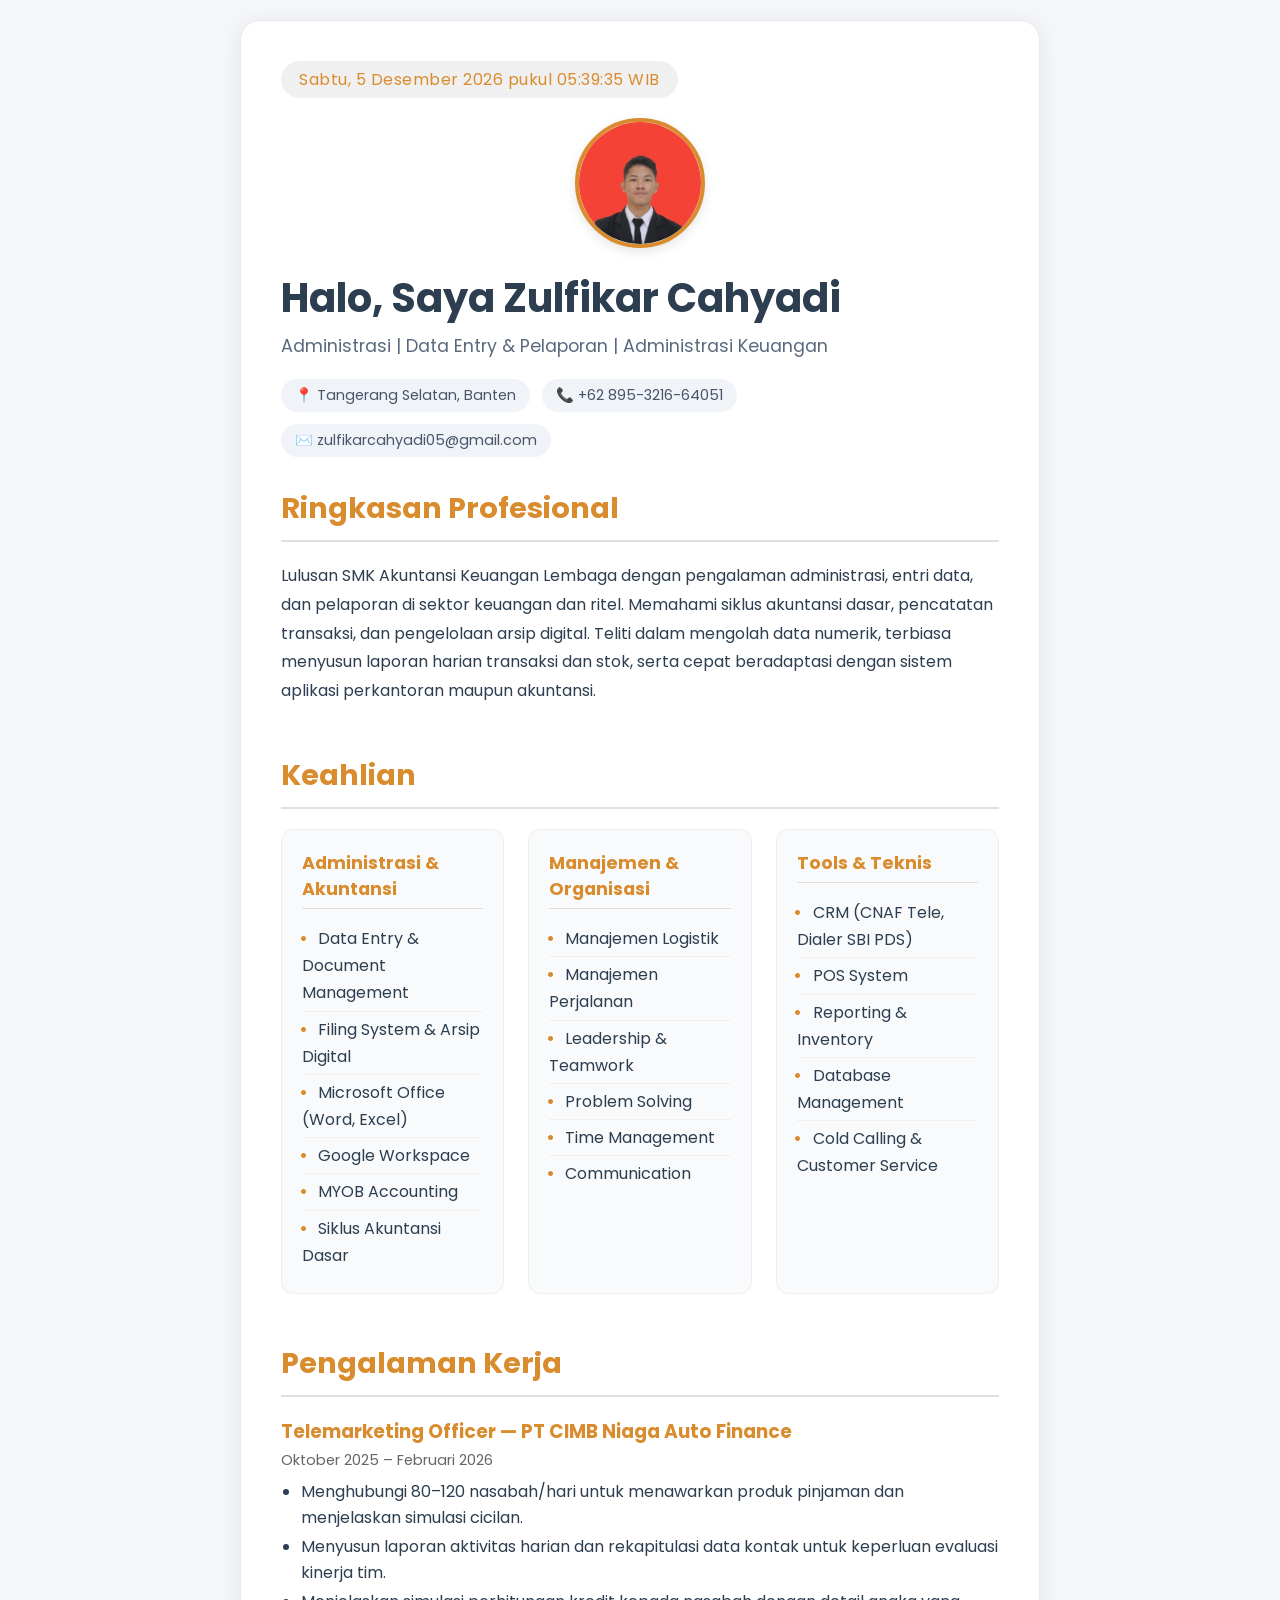
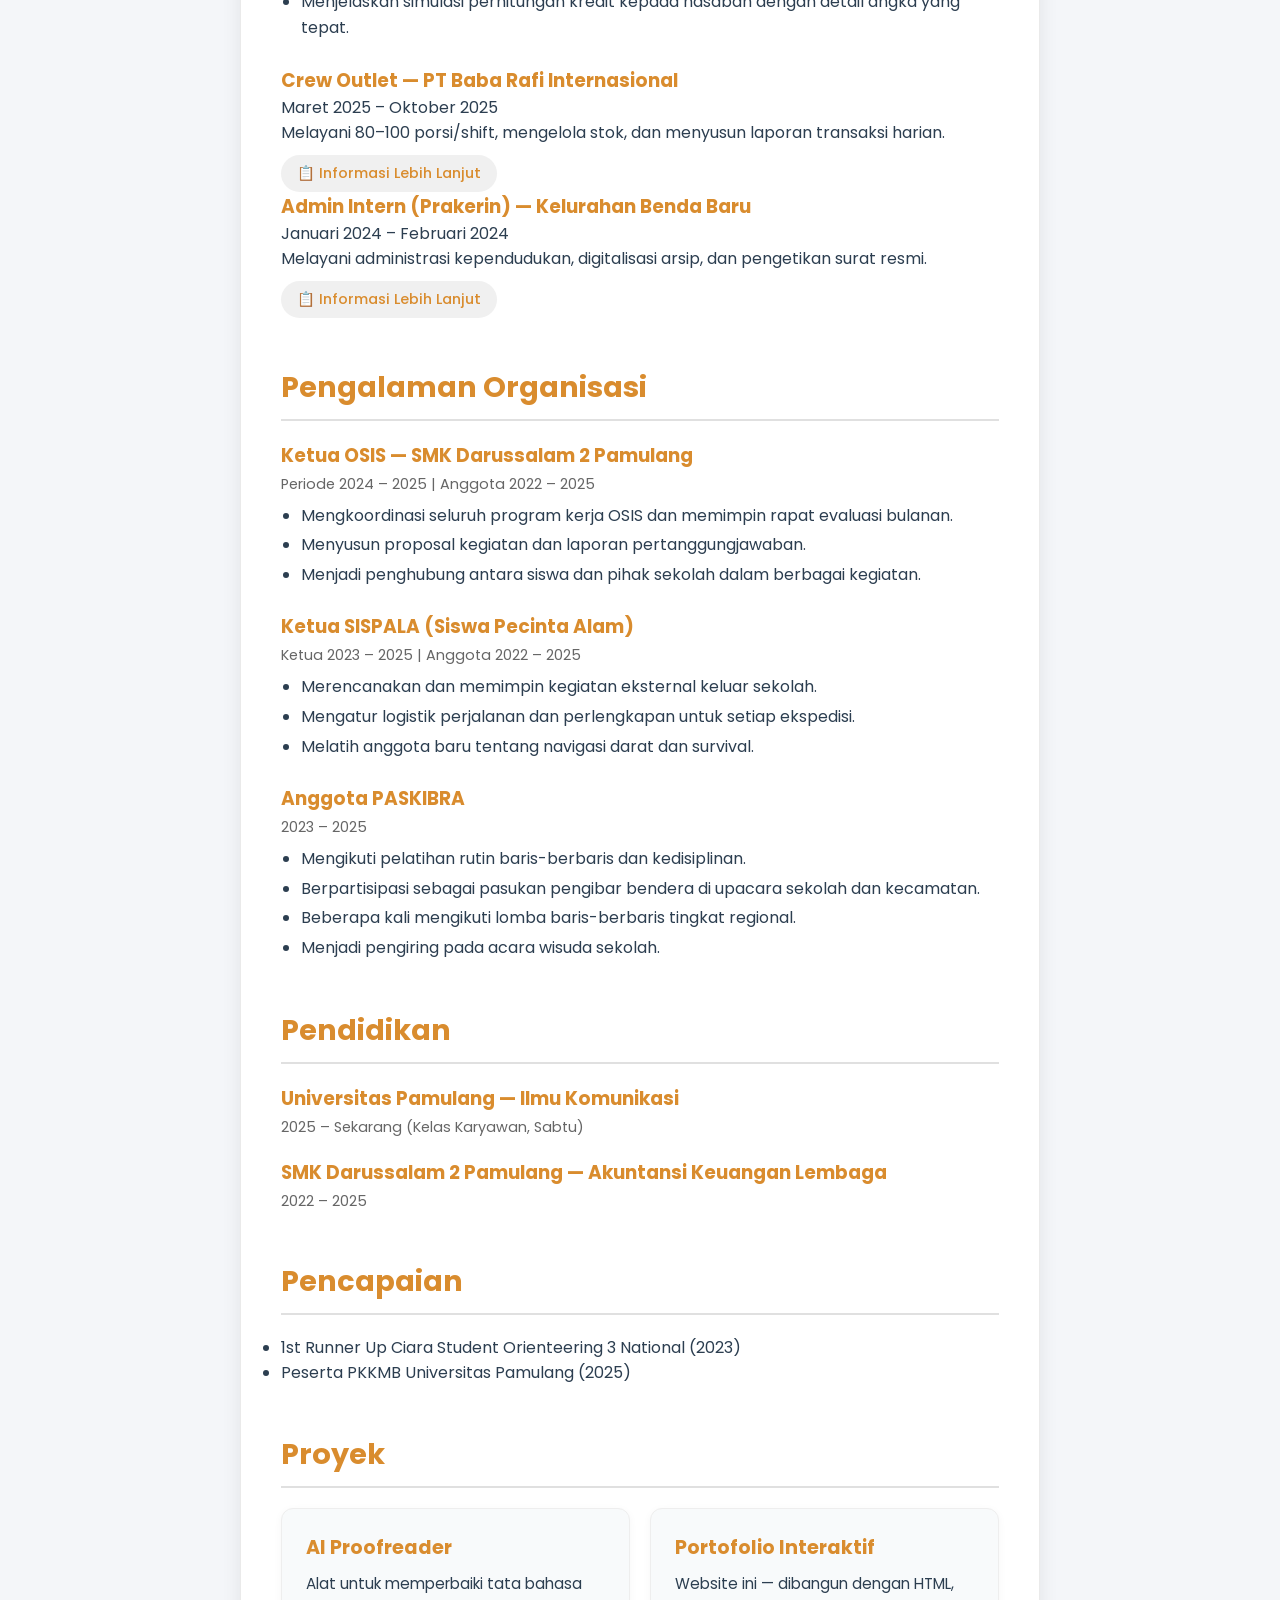
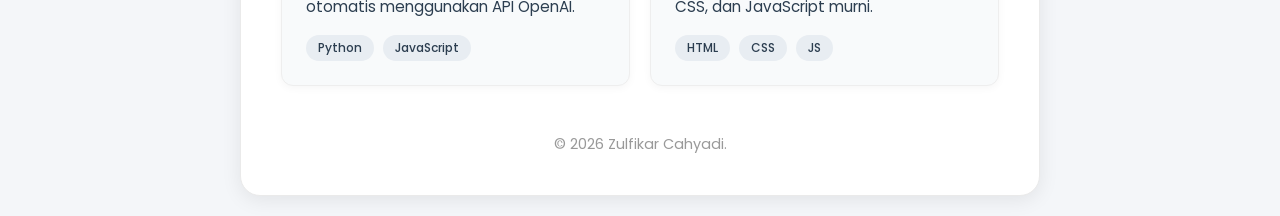
<file: index.html>
<!DOCTYPE html>
<html lang="id">
<head>
    <meta charset="UTF-8">
    <meta name="viewport" content="width=device-width, initial-scale=1.0">
    <title>Portofolio Zulfikar Cahyadi</title>

    <link href="https://fonts.googleapis.com/css2?family=Poppins:wght@300;400;500;600;700&display=swap" rel="stylesheet">

    <link rel="stylesheet" href="style.css">
</head>
<body>
    <div class="container">
        <header>
            <div class="datetime" id="datetime"></div>
            <img src="images/profil.jpeg" alt="Zulfikar Cahyadi" class="profil-img">
            <h1>Halo, Saya Zulfikar Cahyadi</h1>
            <p class="tagline">Administrasi | Data Entry & Pelaporan | Administrasi Keuangan</p>
            <div class="contact-info">
                <span>📍 Tangerang Selatan, Banten</span>
                <span>📞 +62 895-3216-64051</span>
                <span>✉️ zulfikarcahyadi05@gmail.com</span>
            </div>
        </header>

        <section class="about">
            <h2>Ringkasan Profesional</h2>
            <p>
                Lulusan SMK Akuntansi Keuangan Lembaga dengan pengalaman administrasi, entri data, dan pelaporan di sektor keuangan dan ritel. Memahami siklus akuntansi dasar, pencatatan transaksi, dan pengelolaan arsip digital. Teliti dalam mengolah data numerik, terbiasa menyusun laporan harian transaksi dan stok, serta cepat beradaptasi dengan sistem aplikasi perkantoran maupun akuntansi.
            </p>
        </section>

       <section class="skills">
    <h2>Keahlian</h2>
    <div class="skill-grid">
        <div class="skill-category">
            <h3>Administrasi & Akuntansi</h3>
            <ul>
                <li>Data Entry & Document Management</li>
                <li>Filing System & Arsip Digital</li>
                <li>Microsoft Office (Word, Excel)</li>
                <li>Google Workspace</li>
                <li>MYOB Accounting</li>
                <li>Siklus Akuntansi Dasar</li>
            </ul>
        </div>
        <div class="skill-category">
            <h3>Manajemen & Organisasi</h3>
            <ul>
                <li>Manajemen Logistik</li>
                <li>Manajemen Perjalanan</li>
                <li>Leadership & Teamwork</li>
                <li>Problem Solving</li>
                <li>Time Management</li>
                <li>Communication</li>
            </ul>
        </div>
        <div class="skill-category">
            <h3>Tools & Teknis</h3>
            <ul>
                <li>CRM (CNAF Tele, Dialer SBI PDS)</li>
                <li>POS System</li>
                <li>Reporting & Inventory</li>
                <li>Database Management</li>
                <li>Cold Calling & Customer Service</li>
            </ul>
        </div>
    </div>
</section>

        <section class="experience">
            <h2>Pengalaman Kerja</h2>
            <div class="exp-item">
                <h3>Telemarketing Officer — PT CIMB Niaga Auto Finance</h3>
                <p class="year">Oktober 2025 – Februari 2026</p>
                <ul>
                    <li>Menghubungi 80–120 nasabah/hari untuk menawarkan produk pinjaman dan menjelaskan simulasi cicilan.</li>
                    <li>Menyusun laporan aktivitas harian dan rekapitulasi data kontak untuk keperluan evaluasi kinerja tim.</li>
                    <li>Menjelaskan simulasi perhitungan kredit kepada nasabah dengan detail angka yang tepat.</li>
                </ul>
            </div>
            <div class="exp-item-summary">
                <h3>Crew Outlet — PT Baba Rafi Internasional</h3>
                <p class="year">Maret 2025 – Oktober 2025</p>
                <p class="short-desc">Melayani 80–100 porsi/shift, mengelola stok, dan menyusun laporan transaksi harian.</p>
                <a href="kebab-babarafi.html" class="gallery-btn">📋 Informasi Lebih Lanjut</a>
            </div>
            <div class="exp-item-summary">
                <h3>Admin Intern (Prakerin) — Kelurahan Benda Baru</h3>
                <p class="year">Januari 2024 – Februari 2024</p>
                <p class="short-desc">Melayani administrasi kependudukan, digitalisasi arsip, dan pengetikan surat resmi.</p>
                <a href="kelurahan-benda-baru.html" class="gallery-btn">📋 Informasi Lebih Lanjut</a>
            </div>
        </section>

<section class="organization">
    <h2>Pengalaman Organisasi</h2>
    <div class="exp-item">
        <h3>Ketua OSIS — SMK Darussalam 2 Pamulang</h3>
        <p class="year">Periode 2024 – 2025 | Anggota 2022 – 2025</p>
        <ul>
            <li>Mengkoordinasi seluruh program kerja OSIS dan memimpin rapat evaluasi bulanan.</li>
            <li>Menyusun proposal kegiatan dan laporan pertanggungjawaban.</li>
            <li>Menjadi penghubung antara siswa dan pihak sekolah dalam berbagai kegiatan.</li>
        </ul>
    </div>
    <div class="exp-item">
        <h3>Ketua SISPALA (Siswa Pecinta Alam)</h3>
        <p class="year">Ketua 2023 – 2025 | Anggota 2022 – 2025</p>
        <ul>
            <li>Merencanakan dan memimpin kegiatan eksternal keluar sekolah.</li>
            <li>Mengatur logistik perjalanan dan perlengkapan untuk setiap ekspedisi.</li>
            <li>Melatih anggota baru tentang navigasi darat dan survival.</li>
        </ul>
    </div>
    <div class="exp-item">
        <h3>Anggota PASKIBRA</h3>
        <p class="year">2023 – 2025</p>
        <ul>
            <li>Mengikuti pelatihan rutin baris-berbaris dan kedisiplinan.</li>
            <li>Berpartisipasi sebagai pasukan pengibar bendera di upacara sekolah dan kecamatan.</li>
            <li>Beberapa kali mengikuti lomba baris-berbaris tingkat regional.</li>
            <li>Menjadi pengiring pada acara wisuda sekolah.</li>
        </ul>
    </div>
</section>

        <section class="education">
            <h2>Pendidikan</h2>
             <div class="edu-item">
                <h3>Universitas Pamulang — Ilmu Komunikasi</h3>
                 <p class="year">2025 – Sekarang (Kelas Karyawan, Sabtu)</p>
            </div>
            <div class="edu-item">
                <h3>SMK Darussalam 2 Pamulang — Akuntansi Keuangan Lembaga</h3>
                <p class="year">2022 – 2025</p>
            </div>
        </section>

        <section class="achievements">
            <h2>Pencapaian</h2>
            <ul class="achieve-list">
                <li>1st Runner Up Ciara Student Orienteering 3 National (2023)</li>
                <li>Peserta PKKMB Universitas Pamulang (2025)</li>
            </ul>
        </section>

        <section class="projects">
            <h2>Proyek</h2>
            <div class="project-grid">
                <div class="card">
                    <h3>AI Proofreader</h3>
                    <p>Alat untuk memperbaiki tata bahasa otomatis menggunakan API OpenAI.</p>
                    <span class="tag">Python</span>
                    <span class="tag">JavaScript</span>
                </div>
                <div class="card">
                    <h3>Portofolio Interaktif</h3>
                    <p>Website ini — dibangun dengan HTML, CSS, dan JavaScript murni.</p>
                    <span class="tag">HTML</span>
                    <span class="tag">CSS</span>
                    <span class="tag">JS</span>
                </div>
            </div>
        </section>

        <footer>
            <p>© <span id="year"></span> Zulfikar Cahyadi.</p>
        </footer>
    </div>

    <script src="script.js"></script>
</body>
</html>
</file>
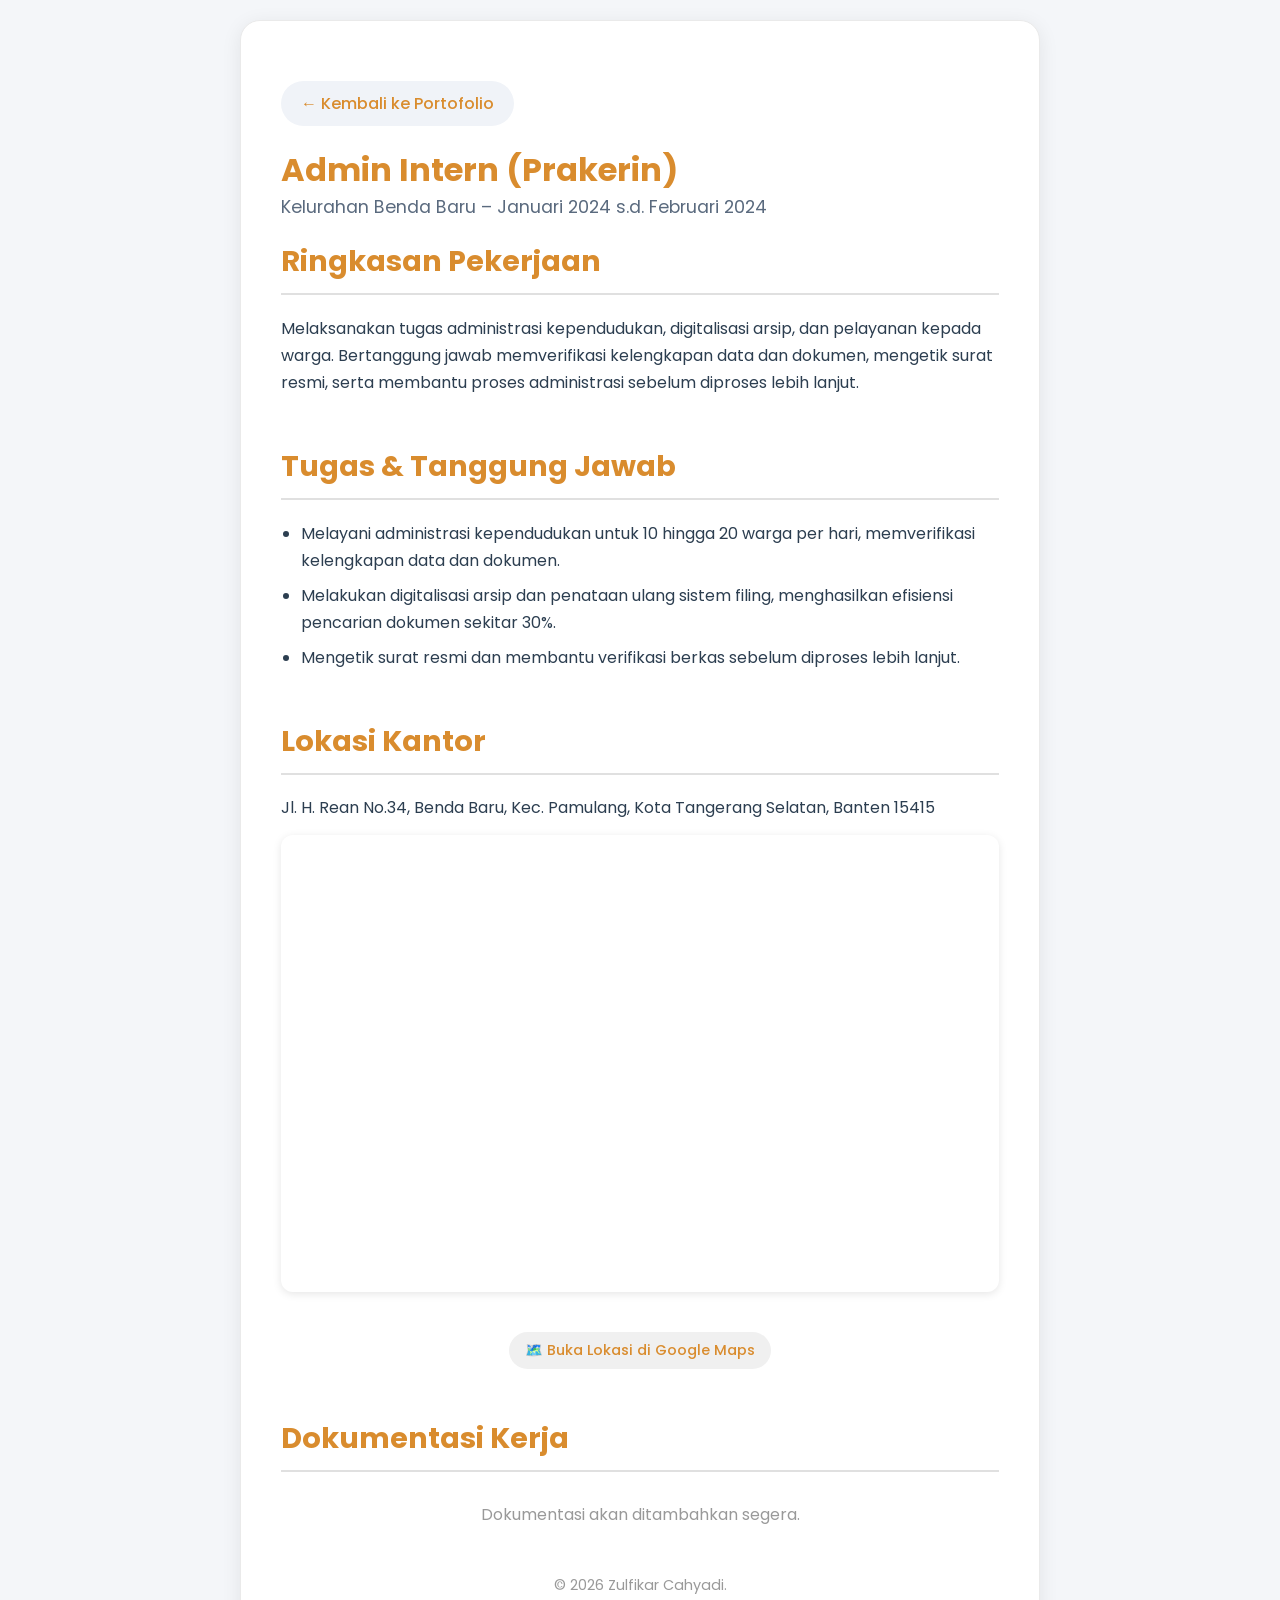
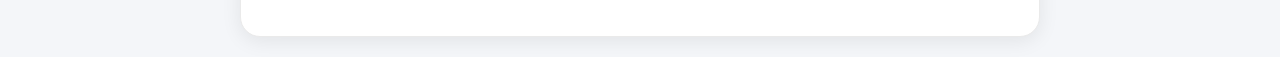
<file: kelurahan-benda-baru.html>
<!DOCTYPE html>
<html lang="id">
<head>
    <meta charset="UTF-8">
    <meta name="viewport" content="width=device-width, initial-scale=1.0">
    <title>Admin Intern – Kelurahan Benda Baru | Dokumentasi Kerja</title>
    
    <!-- Font Poppins -->
    <link href="https://fonts.googleapis.com/css2?family=Poppins:wght@300;400;500;600;700&display=swap" rel="stylesheet">
    
    <link rel="stylesheet" href="style.css">
</head>
<body>
    <div class="container">
        <!-- Tombol Kembali -->
        <a href="index.html" class="back-btn">← Kembali ke Portofolio</a>
        
        <h1>Admin Intern (Prakerin)</h1>
        <p class="tagline">Kelurahan Benda Baru – Januari 2024 s.d. Februari 2024</p>
        
        <section class="job-detail">
            <h2>Ringkasan Pekerjaan</h2>
            <p>
                Melaksanakan tugas administrasi kependudukan, digitalisasi arsip, dan pelayanan kepada warga. 
                Bertanggung jawab memverifikasi kelengkapan data dan dokumen, mengetik surat resmi, serta 
                membantu proses administrasi sebelum diproses lebih lanjut.
            </p>
        </section>

        <section class="job-tasks">
            <h2>Tugas & Tanggung Jawab</h2>
            <ul>
                <li>Melayani administrasi kependudukan untuk 10 hingga 20 warga per hari, memverifikasi kelengkapan data dan dokumen.</li>
                <li>Melakukan digitalisasi arsip dan penataan ulang sistem filing, menghasilkan efisiensi pencarian dokumen sekitar 30%.</li>
                <li>Mengetik surat resmi dan membantu verifikasi berkas sebelum diproses lebih lanjut.</li>
            </ul>
        </section>

        <section class="job-location">
            <h2>Lokasi Kantor</h2>
            <p>Jl. H. Rean No.34, Benda Baru, Kec. Pamulang, Kota Tangerang Selatan, Banten 15415</p>
            <!-- Ganti dengan embed code Google Maps yang asli -->
            <div class="map-container">
                <iframe src="https://www.google.com/maps/embed?pb=!1m18!1m12!1m3!1d802.3759977600472!2d106.71945310843951!3d-6.337509578901763!2m3!1f0!2f0!3f0!3m2!1i1024!2i768!4f13.1!3m3!1m2!1s0x2e69e57c3d1a40b5%3A0x2fa1312c544a635a!2sKelurahan%20Benda%20Baru!5e0!3m2!1sid!2sid!4v1777366989725!5m2!1sid!2sid" width="600" height="450" style="border:0;" allowfullscreen="" loading="lazy" referrerpolicy="no-referrer-when-downgrade"></iframe>
            </div>
            <p style="text-align: center; margin-top: 10px;">
                <a href="https://maps.app.goo.gl/1LhUdCppyw2DXXx59" target="_blank" class="gallery-btn">
                    🗺️ Buka Lokasi di Google Maps
                </a>
            </p>
        </section>

        <section class="job-gallery">
            <h2>Dokumentasi Kerja</h2>
            <div class="gallery">
                <!-- Jika ada foto, masukkan di sini dengan format seperti Baba Rafi -->
                <!-- Contoh:
                <a href="images/kelurahan-1.jpg" target="_blank">
                    <img src="images/kelurahan-1.jpg" alt="Deskripsi">
                </a>
                -->
                <p style="color: #999; grid-column: 1 / -1; text-align: center;">Dokumentasi akan ditambahkan segera.</p>
            </div>
        </section>

        <footer>
            <p>© <span id="year"></span> Zulfikar Cahyadi.</p>
        </footer>
    </div>

    <script>
        document.getElementById('year').textContent = new Date().getFullYear();
    </script>
</body>
</html>
</file>
<file: style.css>
* {
    margin: 0;
    padding: 0;
    box-sizing: border-box;
}

body {
    font-family: 'Poppins', sans-serif;
    background: #F4F6F9;
    color: #2C3E50;
    min-height: 100vh;
    display: flex;
    justify-content: center;
    align-items: center;
    padding: 20px;
}

.container {
    max-width: 800px;
    width: 100%;
    background: #FFFFFF;
    border-radius: 20px;
    padding: 40px;
    box-shadow: 0 4px 20px rgba(0,0,0,0.08);
    border: 1px solid #eaeaea;
}

.datetime {
    font-size: 1rem;
    font-weight: 400;
    margin-bottom: 20px;
    letter-spacing: 0.5px;
    color: #D98C2E;
    background: #F0F0F0;
    display: inline-block;
    padding: 6px 18px;
    border-radius: 50px;
}

.profil-img {
    width: 130px;
    height: 130px;
    border-radius: 50%;
    object-fit: cover;
    display: block;
    margin: 0 auto 20px;
    border: 4px solid #D98C2E;
    box-shadow: 0 4px 12px rgba(0,0,0,0.1);
}

/* ===== HEADER ===== */
header h1 {
    font-size: 2.5rem;
    margin-bottom: 5px;
    color: #2C3E50;
}

.tagline {
    font-size: 1.1rem;
    color: #5A6A7E;
    margin-bottom: 20px;
}

.contact-info {
    display: flex;
    flex-wrap: wrap;
    gap: 12px;
    margin-top: 10px;
    margin-bottom: 30px;
    font-size: 0.9rem;
    color: #4A5568;
}

.contact-info span {
    background: #F0F3F8;
    padding: 6px 14px;
    border-radius: 20px;
    display: inline-flex;
    align-items: center;
    gap: 4px;
}

h1, h2, h3, h4 {
    color: #D98C2E;
}

h2 {
    font-size: 1.8rem;
    margin-bottom: 20px;
    border-bottom: 2px solid #E0E0E0;
    padding-bottom: 10px;
}

section {
    margin-bottom: 48px;
}

.about p {
    line-height: 1.8;
    font-size: 1rem;
    color: #2C3E50;
}

/* ===== KEALHIAN (SKILL GRID) ===== */
.skill-grid {
    display: grid;
    grid-template-columns: repeat(auto-fit, minmax(220px, 1fr));
    gap: 24px;
    align-items: start;          /* Kunci: semua kolom mulai dari atas */
    margin-top: 10px;
}

.skill-category {
    background: #F8FAFB;
    border-radius: 12px;
    padding: 20px;
    border: 1px solid #eee;
    height: 100%;               /* Membuat tinggi kartu seragam */
}

.skill-category h3 {
    font-size: 1.1rem;
    margin-bottom: 12px;
    color: #D98C2E;
    border-bottom: 1px solid #ddd;
    padding-bottom: 6px;
}

.skill-category ul {
    list-style: none;
    padding: 0;
    line-height: 1.7;
    margin: 0;
}

.skill-category ul li {
    padding: 4px 0;
    border-bottom: 1px solid #f0f0f0;
}

.skill-category ul li:last-child {
    border-bottom: none;
}

.skill-category ul li::before {
    content: "•";
    color: #D98C2E;
    font-weight: bold;
    display: inline-block;
    width: 1.2em;
    margin-left: -0.2em;
}

.exp-item {
    margin-bottom: 25px;
}

.exp-item h3 {
    margin-bottom: 4px;
    color: #D98C2E;
}

.exp-item .year {
    color: #666;
    font-size: 0.9rem;
    margin-bottom: 8px;
}

.exp-item ul {
    list-style: disc;
    padding-left: 20px;
    color: #2C3E50;
    line-height: 1.6;
}

.exp-item ul li {
    margin-bottom: 4px;
}

.edu-item {
    margin-bottom: 20px;
}

.edu-item h3 {
    margin-bottom: 4px;
}

.edu-item .year {
    color: #666;
    font-size: 0.9rem;
}

.project-grid {
    display: grid;
    grid-template-columns: repeat(auto-fit, minmax(220px, 1fr));
    gap: 20px;
}

.card {
    background: #F8FAFB;
    border-radius: 12px;
    padding: 24px;
    box-shadow: 0 2px 8px rgba(0,0,0,0.04);
    border: 1px solid #eee;
    transition: transform 0.2s, box-shadow 0.2s;
}

.card:hover {
    transform: translateY(-4px);
    box-shadow: 0 8px 20px rgba(0,0,0,0.1);
}

.card h3 {
    margin-bottom: 10px;
    font-size: 1.2rem;
    color: #D98C2E;
}

.card p {
    font-size: 0.95rem;
    color: #2C3E50;
    margin-bottom: 16px;
}

.tag {
    display: inline-block;
    background: #E8EDF2;
    color: #2C3E50;
    padding: 4px 12px;
    border-radius: 50px;
    font-size: 0.75rem;
    margin-right: 5px;
    font-weight: 500;
}

footer {
    text-align: center;
    font-size: 0.9rem;
    color: #999;
    margin-top: 30px;
}

.gallery {
    display: grid;
    grid-template-columns: repeat(auto-fit, minmax(200px, 1fr));
    gap: 15px;
    margin: 30px 0;
}

.gallery img {
    width: 100%;
    border-radius: 10px;
    box-shadow: 0 2px 8px rgba(0,0,0,0.1);
}

.back-btn {
    display: inline-block;
    margin-top: 20px;
    background: #D98C2E;
    color: white;
    padding: 10px 20px;
    border-radius: 30px;
    text-decoration: none;
    font-weight: 500;
}

.gallery-btn {
    display: inline-block;
    margin-top: 10px;
    background: #F0F0F0;
    color: #D98C2E;
    padding: 8px 16px;
    border-radius: 20px;
    text-decoration: none;
    font-size: 0.9rem;
    font-weight: 500;
    transition: 0.2s;
}

.gallery-btn:hover {
    background: #D98C2E;
    color: white;
}

/* ===== HALAMAN DETAIL PEKERJAAN ===== */
.job-detail p,
.job-tasks ul {
    color: #2C3E50;
    line-height: 1.7;
    font-size: 1rem;
}

.job-tasks ul {
    list-style: disc;
    padding-left: 20px;
}

.job-tasks ul li {
    margin-bottom: 8px;
}

.map-container {
    border-radius: 12px;
    overflow: hidden;
    box-shadow: 0 2px 8px rgba(0,0,0,0.1);
    margin: 15px 0 30px;
}

/* Jika ada section baru di detail page */
section + section {
    margin-top: 40px;
}

.back-btn {
    display: inline-block;
    margin-bottom: 20px;
    background: #F0F3F8;
    color: #D98C2E;
    padding: 10px 20px;
    border-radius: 30px;
    text-decoration: none;
    font-weight: 500;
    transition: 0.2s;
}

.back-btn:hover {
    background: #D98C2E;
    color: white;
}

/* ===== TOMBOL VIDEO ===== */
.video-links {
    margin-top: 30px;
    text-align: center;
}

.video-links h3 {
    margin-bottom: 15px;
    color: #D98C2E;
}

.video-btn {
    display: inline-block;
    background: #D98C2E;
    color: white;
    padding: 12px 24px;
    border-radius: 30px;
    text-decoration: none;
    font-weight: 500;
    transition: 0.2s;
    margin: 5px;
}

.video-btn:hover {
    background: #b87a1f;
    transform: translateY(-2px);
}

@media (max-width: 600px) {
    .container {
        padding: 24px 16px;
        border-radius: 12px;
    }

    header h1 {
        font-size: 2rem;
    }

    .project-grid,
    .skill-grid {
        grid-template-columns: 1fr;
    }

    .contact-info {
        flex-direction: column;
        gap: 8px;
    }

    .datetime {
        font-size: 0.85rem;
    }

    .profil-img {
        width: 100px;
        height: 100px;
    }
}
</file>
